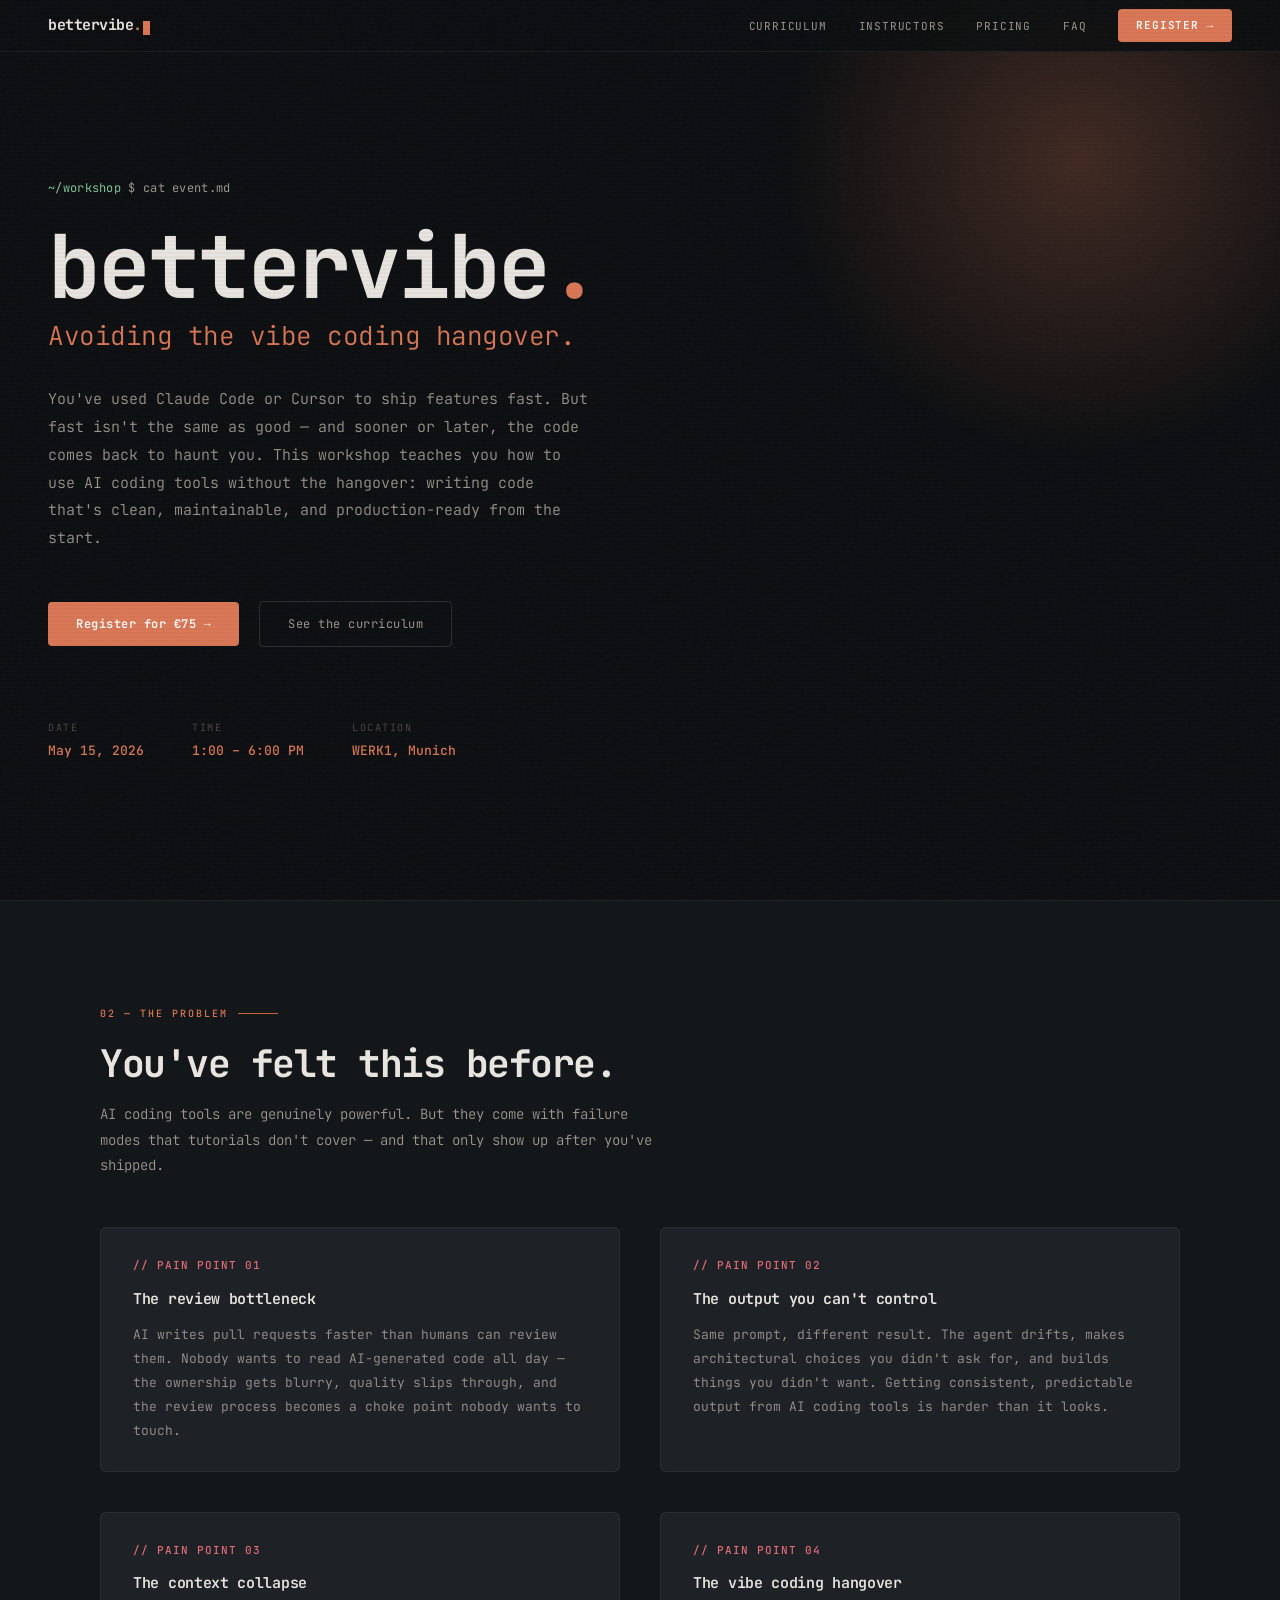
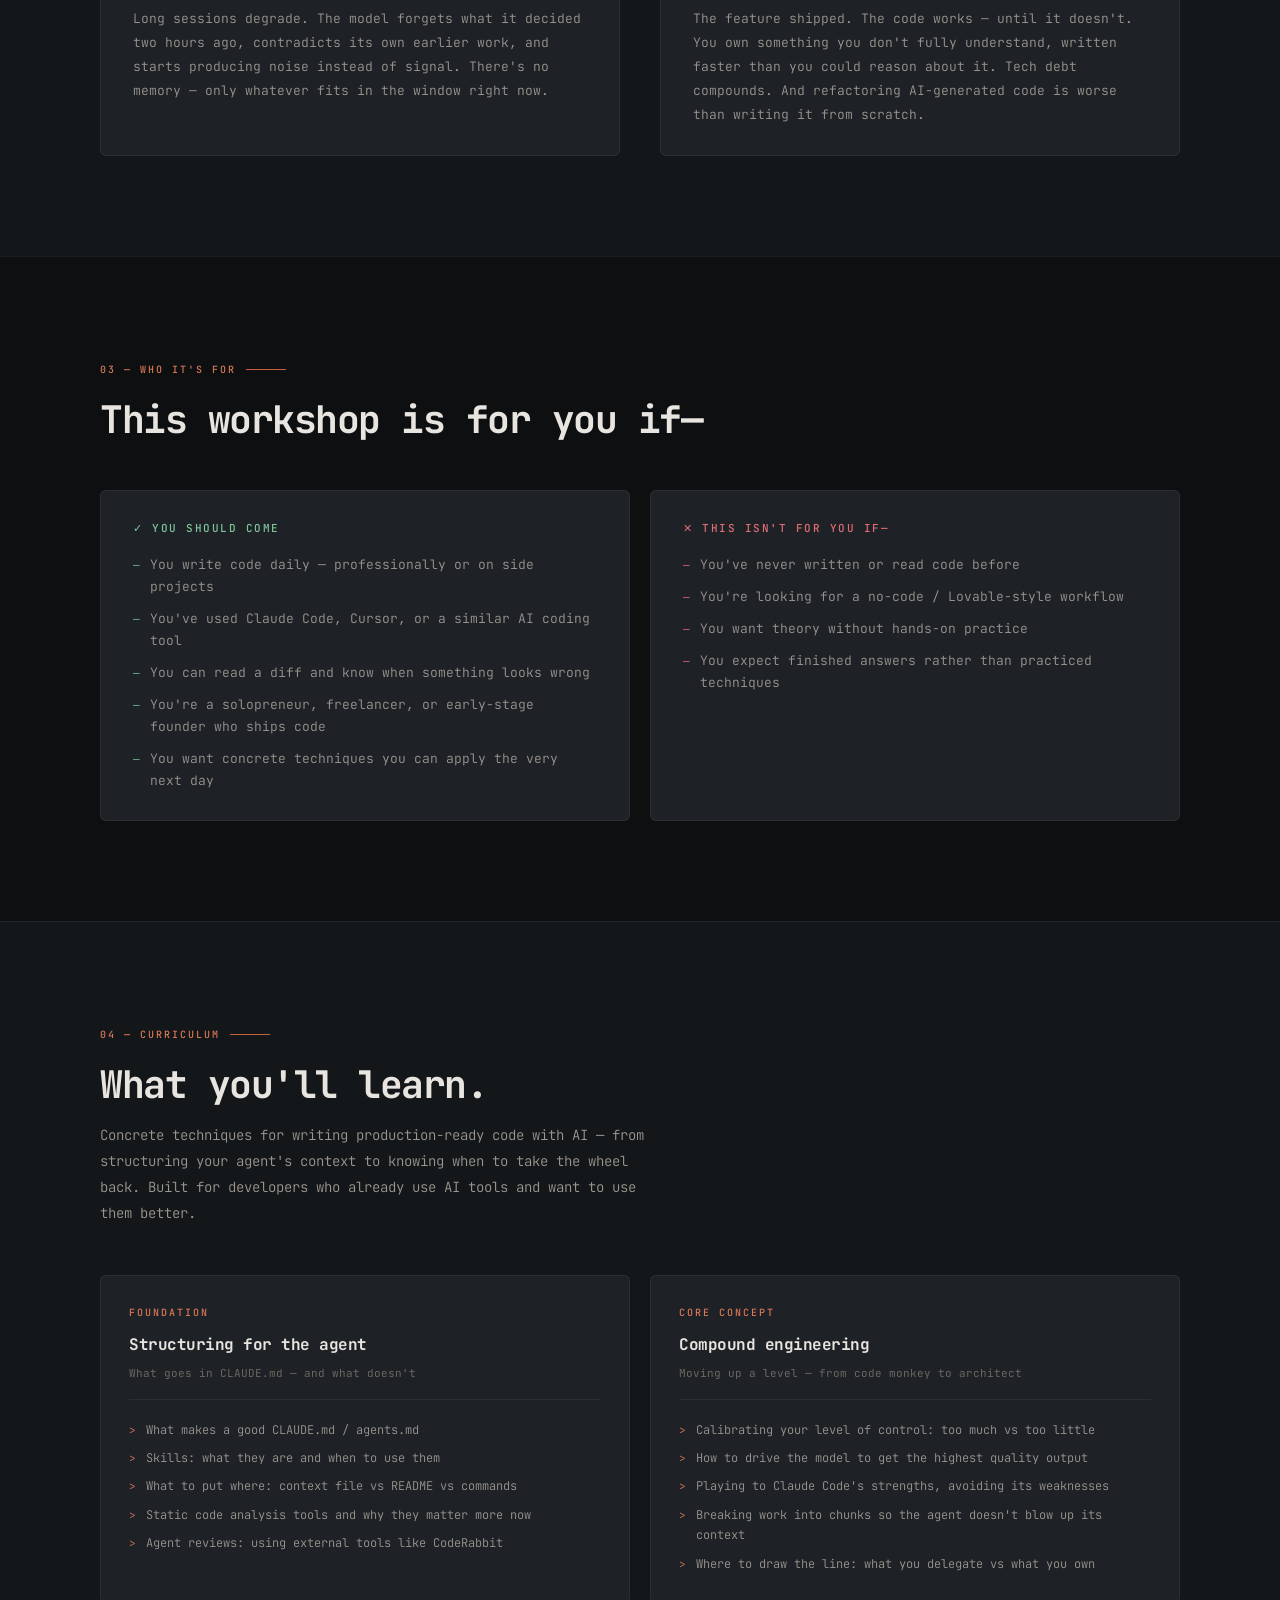
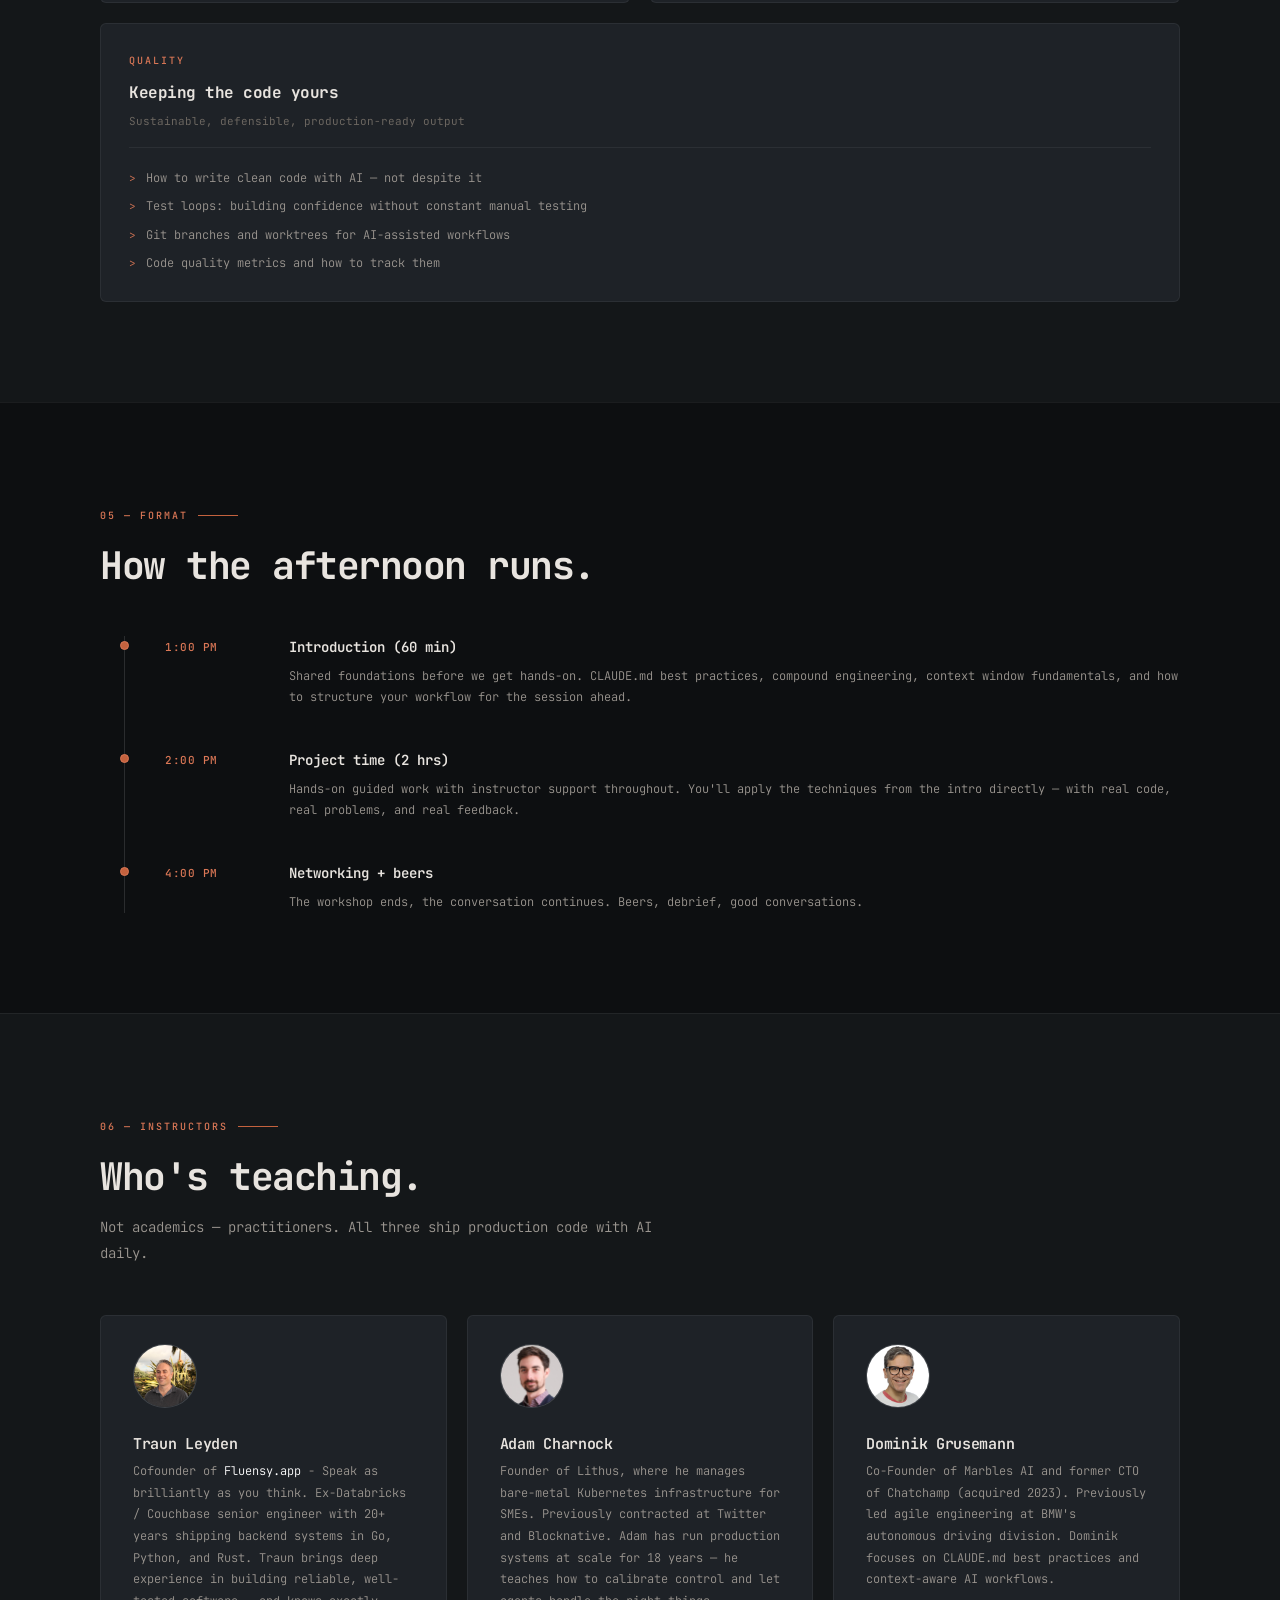
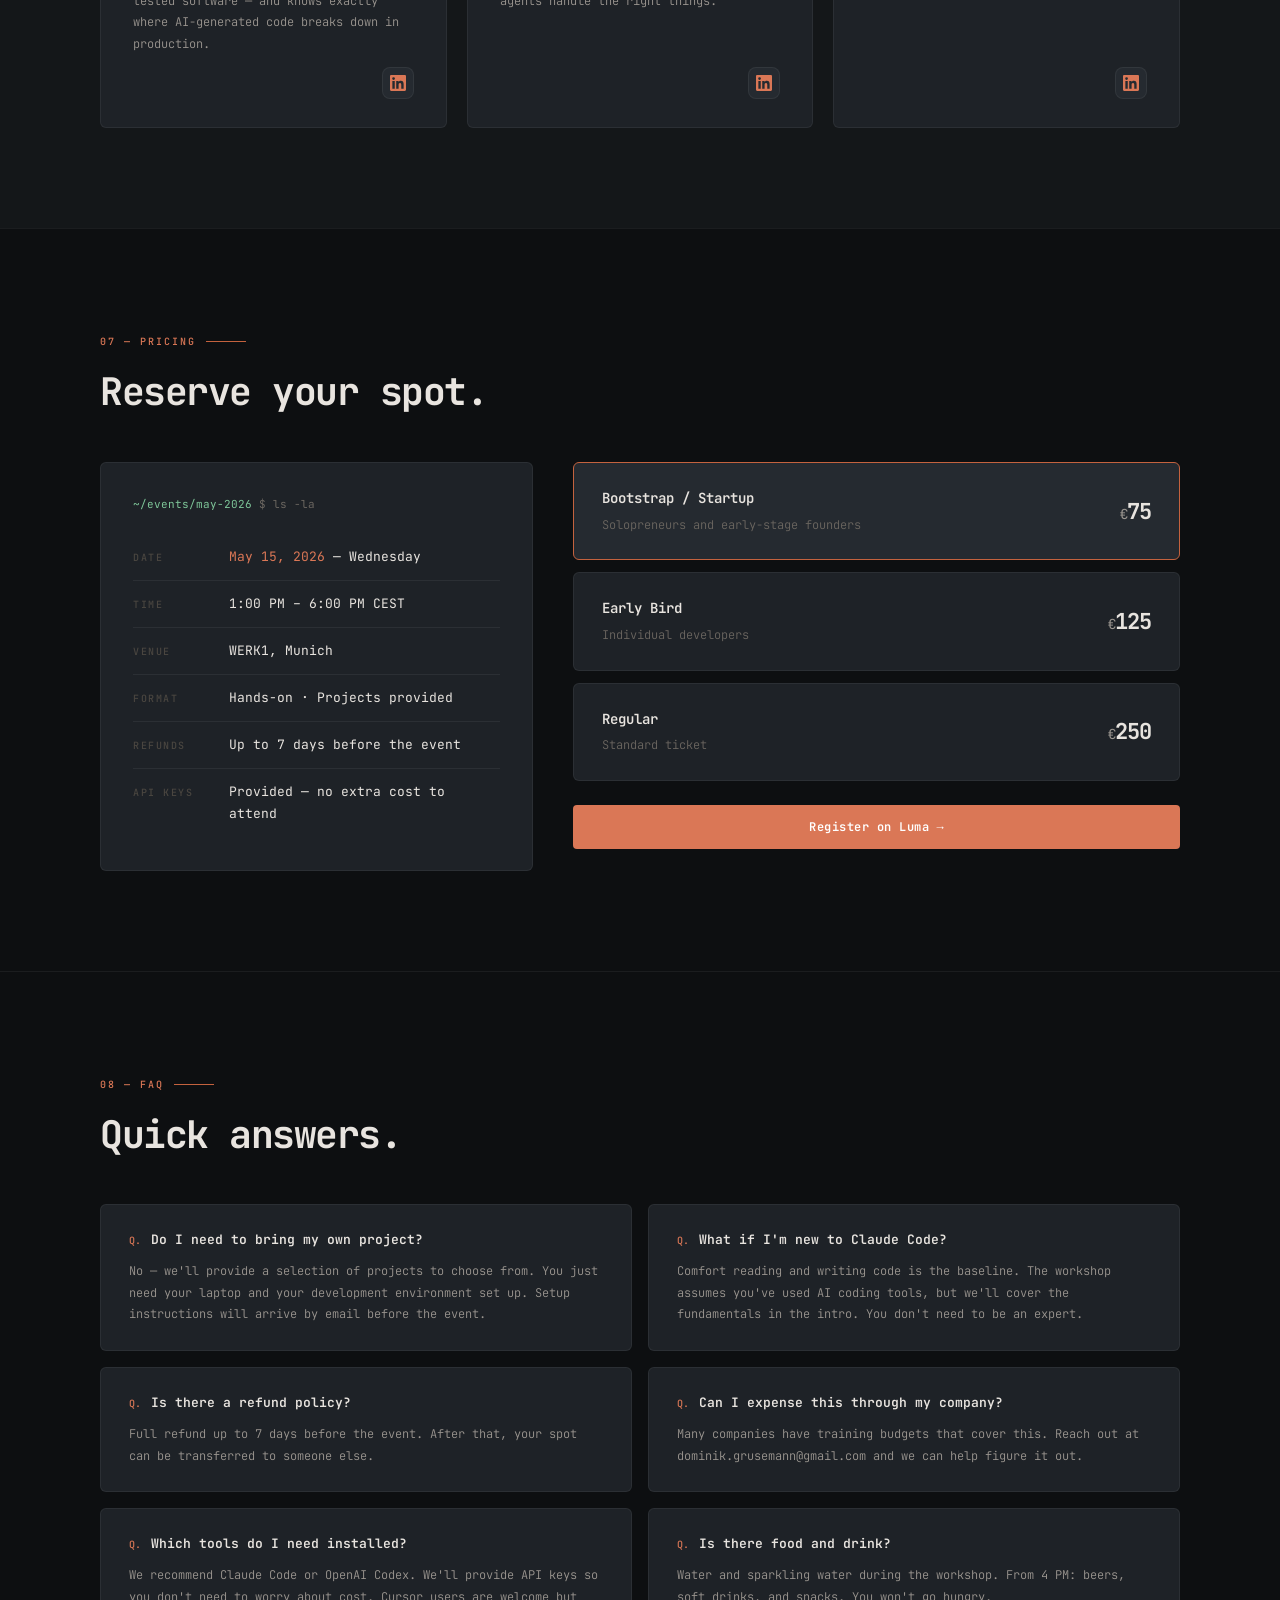
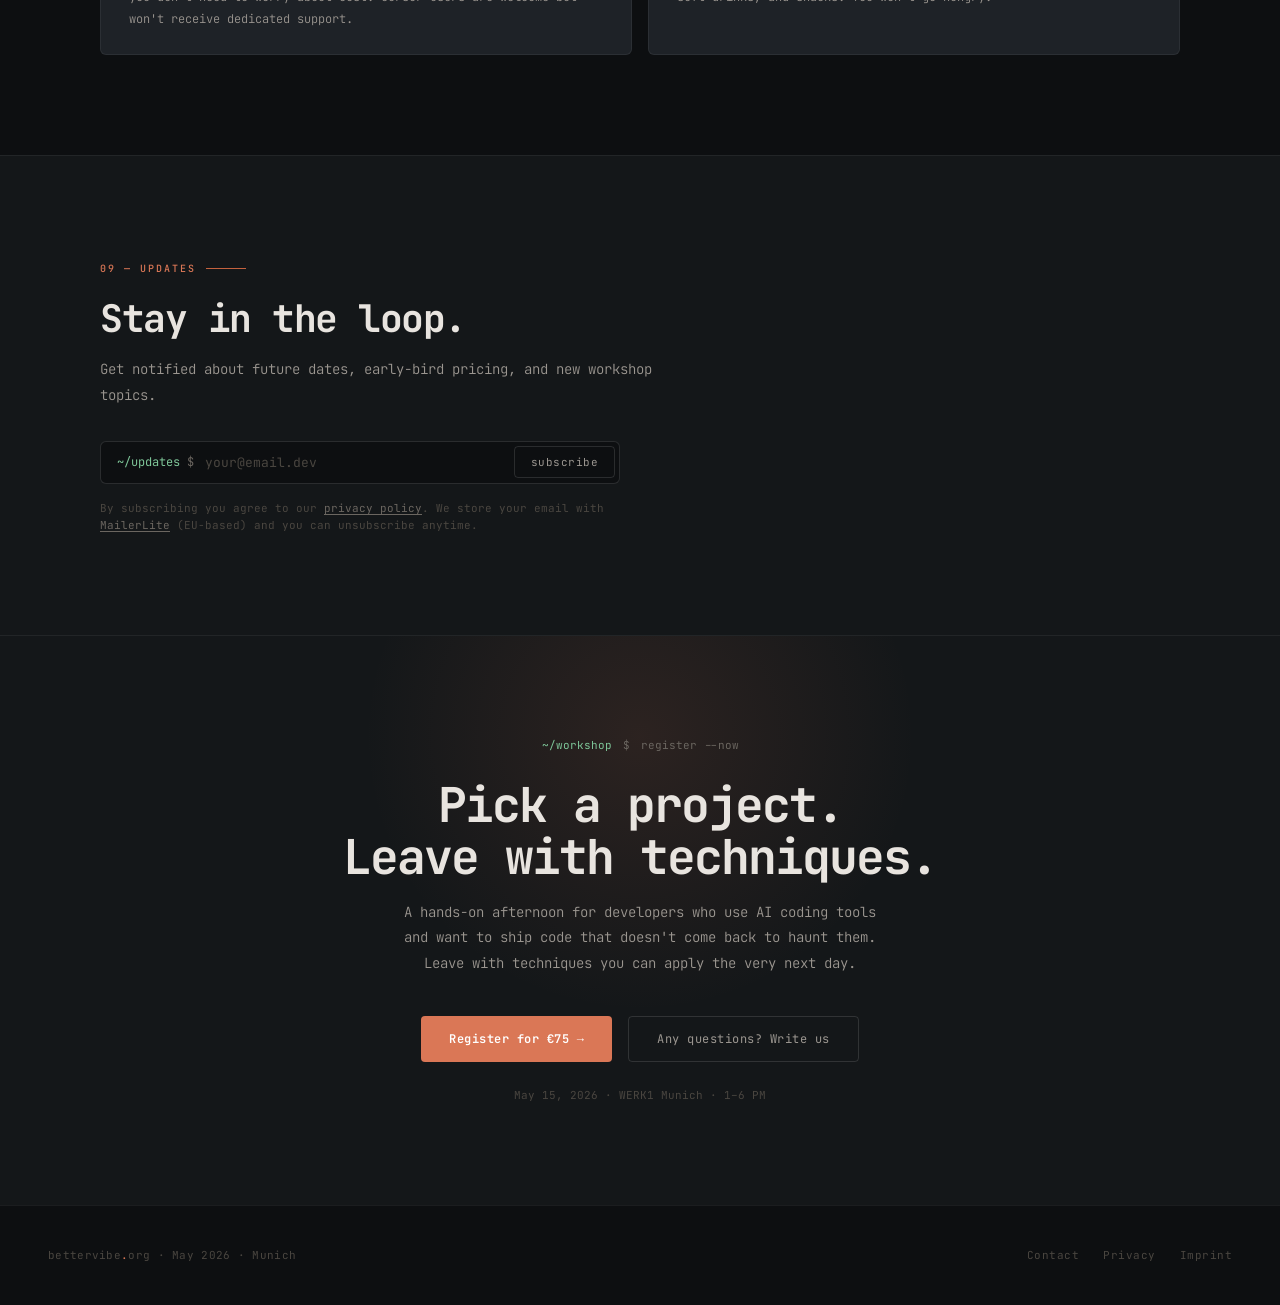
<file: index.html>
<!DOCTYPE html>
<html lang="en">
<head>
<meta charset="UTF-8">
<meta name="viewport" content="width=device-width, initial-scale=1.0">
<title>bettervibe — Write Production-Ready Code with AI</title>
<meta name="description" content="Avoiding the vibe coding hangover. A hands-on workshop for developers who use AI coding tools and want to ship production-ready code. May 15, 2026 · WERK1, Munich.">

<!-- Open Graph -->
<meta property="og:type"        content="website">
<meta property="og:url"         content="https://bettervibe.org">
<meta property="og:title"       content="bettervibe — Write Production-Ready Code with AI">
<meta property="og:description" content="Avoiding the vibe coding hangover. A hands-on workshop for developers who use Claude Code, Cursor, or similar AI tools. May 15, 2026 · WERK1, Munich.">
<meta property="og:image"       content="https://bettervibe.org/public/og-image.png">
<meta property="og:image:width"  content="1200">
<meta property="og:image:height" content="630">
<meta property="og:locale"      content="en_DE">
<meta property="og:site_name"   content="bettervibe">

<!-- Twitter / X Card -->
<meta name="twitter:card"        content="summary_large_image">
<meta name="twitter:title"       content="bettervibe — Write Production-Ready Code with AI">
<meta name="twitter:description" content="Avoiding the vibe coding hangover. Hands-on workshop · May 15, 2026 · WERK1, Munich.">
<meta name="twitter:image"       content="https://bettervibe.org/public/twitter-card.png">

<!-- Favicons -->
<link rel="icon"             type="image/svg+xml"  href="/public/favicon.svg">
<link rel="icon"             type="image/png" sizes="32x32" href="/public/favicon-32x32.png">
<link rel="icon"             type="image/png" sizes="16x16" href="/public/favicon-16x16.png">
<link rel="apple-touch-icon" sizes="180x180"  href="/public/apple-touch-icon.png">
<link rel="manifest"         href="/public/site.webmanifest">
<meta name="theme-color"    content="#0D0F11">

<style>
  @font-face {
    font-family: 'JetBrains Mono';
    font-style: normal;
    font-weight: 300 700;
    font-display: swap;
    src: url(/public/fonts/jetbrains-mono-latin-ext.woff2) format('woff2');
    unicode-range: U+0100-02BA, U+02BD-02C5, U+02C7-02CC, U+02CE-02D7, U+02DD-02FF, U+0304, U+0308, U+0329, U+1D00-1DBF, U+1E00-1E9F, U+1EF2-1EFF, U+2020, U+20A0-20AB, U+20AD-20C0, U+2113, U+2C60-2C7F, U+A720-A7FF;
  }
  @font-face {
    font-family: 'JetBrains Mono';
    font-style: normal;
    font-weight: 300 700;
    font-display: swap;
    src: url(/public/fonts/jetbrains-mono-latin.woff2) format('woff2');
    unicode-range: U+0000-00FF, U+0131, U+0152-0153, U+02BB-02BC, U+02C6, U+02DA, U+02DC, U+0304, U+0308, U+0329, U+2000-206F, U+20AC, U+2122, U+2191, U+2193, U+2212, U+2215, U+FEFF, U+FFFD;
  }
  :root {
    --bg-primary: #0D0F11;
    --bg-secondary: #141719;
    --bg-tertiary: #1A1D21;
    --bg-card: #1E2227;
    --bg-elevated: #252A30;
    --amber: #DA7756;
    --amber-light: #E8956F;
    --amber-dim: #C4623E;
    --amber-glow: rgba(218, 119, 86, 0.12);
    --amber-glow-strong: rgba(218, 119, 86, 0.25);
    --text-primary: #E8E4DF;
    --text-secondary: #9B9690;
    --text-tertiary: #6B6660;
    --text-muted: #4A4640;
    --green: #7EC699;
    --blue: #6BA3BE;
    --red: #E06C75;
    --border: rgba(255,255,255,0.06);
    --border-strong: rgba(255,255,255,0.12);
    --font: 'JetBrains Mono', monospace;
    --radius: 6px;
    --ease: cubic-bezier(0.4, 0, 0.2, 1);
  }

  a {
    color: #fff;
    text-decoration: none;
  }
  
  a:visited {
    color: #fff;
  }
  
  a:hover {
    color: var(--amber); /* optional hover color */
  }
  
  a:active {
    color: var(--amber-light);
  }

  *, *::before, *::after { margin: 0; padding: 0; box-sizing: border-box; }

  html {
    scroll-behavior: smooth;
    scrollbar-width: thin;
    scrollbar-color: var(--text-muted) var(--bg-secondary);
  }

  body {
    font-family: var(--font);
    background: var(--bg-primary);
    color: var(--text-primary);
    line-height: 1.7;
    font-size: 14px;
    -webkit-font-smoothing: antialiased;
    overflow-x: hidden;
  }

  /* ── CRT TEXTURE ── */
  body::before {
    content: '';
    position: fixed; inset: 0;
    background-image: url("data:image/svg+xml,%3Csvg viewBox='0 0 256 256' xmlns='http://www.w3.org/2000/svg'%3E%3Cfilter id='n'%3E%3CfeTurbulence type='fractalNoise' baseFrequency='0.9' numOctaves='4' stitchTiles='stitch'/%3E%3C/filter%3E%3Crect width='100%25' height='100%25' filter='url(%23n)' opacity='0.025'/%3E%3C/svg%3E");
    pointer-events: none; z-index: 9999;
  }

  /* ── SCANLINES ── */
  body::after {
    content: '';
    position: fixed; inset: 0;
    background: repeating-linear-gradient(0deg, transparent, transparent 2px, rgba(0,0,0,0.025) 2px, rgba(0,0,0,0.025) 4px);
    pointer-events: none; z-index: 9998;
  }

  /* ────────────────────────────────────────────
     NAV
  ──────────────────────────────────────────── */
  nav {
    position: fixed; top: 0; left: 0; right: 0; z-index: 100;
    background: rgba(13,15,17,0.88);
    backdrop-filter: blur(20px);
    border-bottom: 1px solid var(--border);
    height: 52px;
    display: flex; align-items: center; justify-content: space-between;
    padding: 0 48px;
  }

  .nav-logo {
    font-size: 15px; font-weight: 700; letter-spacing: -0.5px;
    color: var(--text-primary); text-decoration: none;
  }
  .nav-logo .dot { color: var(--amber); }
  .nav-logo .cursor {
    display: inline-block; width: 7px; height: 14px;
    background: var(--amber); margin-left: 1px;
    animation: blink 1s step-end infinite; vertical-align: text-bottom;
  }

  .nav-links {
    display: flex; gap: 32px; list-style: none; align-items: center;
  }
  .nav-links a {
    color: var(--text-secondary); text-decoration: none;
    font-size: 11px; font-weight: 400; letter-spacing: 0.8px; text-transform: uppercase;
    transition: color 0.2s var(--ease);
  }
  .nav-links a:hover { color: var(--amber); }

  .nav-cta {
    display: inline-flex; align-items: center;
    padding: 7px 18px;
    background: var(--amber); color: #fff !important;
    border-radius: 4px; font-size: 11px !important; font-weight: 600 !important;
    letter-spacing: 0.5px; text-transform: uppercase !important;
    transition: background 0.2s var(--ease) !important;
  }
  .nav-cta:hover { background: var(--amber-light) !important; color: #fff !important; }

  @keyframes blink { 50% { opacity: 0; } }

  /* ────────────────────────────────────────────
     SHARED LAYOUT
  ──────────────────────────────────────────── */
  section { padding: 100px 48px; border-top: 1px solid var(--border); position: relative; }

  .section-label {
    display: inline-flex; align-items: center; gap: 10px;
    font-size: 10px; font-weight: 500; letter-spacing: 2px; text-transform: uppercase;
    color: var(--amber); margin-bottom: 20px;
  }
  .section-label::after {
    content: ''; width: 40px; height: 1px; background: var(--amber-dim);
  }

  .section-title {
    font-size: clamp(26px, 3.5vw, 38px); font-weight: 700;
    letter-spacing: -1.5px; line-height: 1.15; color: var(--text-primary);
    margin-bottom: 16px;
  }

  .section-desc {
    font-size: 14px; color: var(--text-secondary); font-weight: 300;
    max-width: 560px; line-height: 1.85;
  }

  .max-w { max-width: 1080px; margin: 0 auto; }

  /* ────────────────────────────────────────────
     01 · HERO
  ──────────────────────────────────────────── */
  #hero {
    min-height: 100vh;
    display: flex; align-items: center;
    padding: 120px 48px 80px;
    border-top: none;
    position: relative; overflow: hidden;
  }

  .hero-glow {
    position: absolute; top: -160px; right: -120px;
    width: 640px; height: 640px;
    background: radial-gradient(circle, var(--amber-glow-strong) 0%, transparent 65%);
    pointer-events: none;
  }

  .hero-inner { max-width: 760px; }

  .hero-prompt {
    font-size: 12px; color: var(--text-tertiary); margin-bottom: 24px; letter-spacing: 0.3px;
  }
  .hero-prompt .path { color: var(--green); }
  .hero-prompt .cmd { color: var(--text-secondary); }

  .hero-wordmark {
    font-size: clamp(52px, 7vw, 88px); font-weight: 700;
    letter-spacing: -3px; line-height: 1; color: var(--text-primary);
    margin-bottom: 4px;
  }
  .hero-wordmark .dot { color: var(--amber); }

  .hero-tagline {
    font-size: clamp(18px, 2.2vw, 26px); font-weight: 300;
    color: var(--amber); letter-spacing: -0.5px; margin-bottom: 28px;
  }

  .hero-desc {
    font-size: 15px; color: var(--text-secondary); font-weight: 300;
    max-width: 540px; line-height: 1.85; margin-bottom: 48px;
  }

  .hero-actions {
    display: flex; align-items: center; gap: 20px; flex-wrap: wrap;
  }

  .btn-primary {
    display: inline-flex; align-items: center; gap: 8px;
    padding: 12px 28px; background: var(--amber); color: #fff;
    border: none; border-radius: 4px; cursor: pointer;
    font-family: var(--font); font-size: 12px; font-weight: 600; letter-spacing: 0.5px;
    text-decoration: none; transition: background 0.2s var(--ease);
  }
  .btn-primary:hover { background: var(--amber-light); }

  .btn-ghost {
    display: inline-flex; align-items: center; gap: 8px;
    padding: 12px 28px; background: transparent;
    border: 1px solid var(--border-strong); border-radius: 4px; cursor: pointer;
    font-family: var(--font); font-size: 12px; font-weight: 400; letter-spacing: 0.5px;
    color: var(--text-secondary); text-decoration: none;
    transition: border-color 0.2s var(--ease), color 0.2s var(--ease);
  }
  .btn-ghost:hover { border-color: var(--amber-dim); color: var(--amber); }

  .hero-meta {
    display: flex; gap: 48px; margin-top: 72px; flex-wrap: wrap;
  }
  .hero-meta-item .label {
    font-size: 10px; text-transform: uppercase; letter-spacing: 1.5px;
    color: var(--text-muted); margin-bottom: 4px;
  }
  .hero-meta-item .value {
    font-size: 13px; font-weight: 500; color: var(--amber);
  }

  /* ────────────────────────────────────────────
     02 · THE PROBLEM
  ──────────────────────────────────────────── */
  #problem { background: var(--bg-secondary); }

  .problem-grid {
    display: grid; grid-template-columns: 1fr 1fr; gap: 40px; margin-top: 48px;
  }

  .problem-card {
    background: var(--bg-card); border: 1px solid var(--border);
    border-radius: var(--radius); padding: 28px 32px;
    transition: border-color 0.2s var(--ease);
  }
  .problem-card:hover { border-color: var(--border-strong); }

  .problem-card .icon {
    font-size: 11px; font-weight: 500; letter-spacing: 1px; text-transform: uppercase;
    color: var(--red); margin-bottom: 12px;
  }
  .problem-card h3 {
    font-size: 15px; font-weight: 600; color: var(--text-primary);
    margin-bottom: 10px; letter-spacing: -0.3px;
  }
  .problem-card p { font-size: 13px; color: var(--text-secondary); font-weight: 300; line-height: 1.85; }

  /* ────────────────────────────────────────────
     03 · WHO IT'S FOR
  ──────────────────────────────────────────── */
  #audience { background: var(--bg-primary); }

  .audience-cols {
    display: grid; grid-template-columns: 1fr 1fr; gap: 20px; margin-top: 48px;
  }

  .audience-card {
    background: var(--bg-card); border: 1px solid var(--border);
    border-radius: var(--radius); padding: 28px 32px;
  }
  .audience-card h3 {
    font-size: 11px; font-weight: 500; letter-spacing: 1.5px; text-transform: uppercase;
    margin-bottom: 16px;
  }
  .audience-card.yes h3 { color: var(--green); }
  .audience-card.no  h3 { color: var(--red); }

  .audience-list {
    list-style: none; display: flex; flex-direction: column; gap: 10px;
  }
  .audience-list li {
    font-size: 13px; color: var(--text-secondary); font-weight: 300;
    display: flex; align-items: baseline; gap: 10px;
  }
  .audience-list li::before {
    content: '—'; font-size: 11px; flex-shrink: 0;
  }
  .audience-card.yes .audience-list li::before { color: var(--green); }
  .audience-card.no  .audience-list li::before { color: var(--red); }

  /* ────────────────────────────────────────────
     04 · CURRICULUM
  ──────────────────────────────────────────── */
  #curriculum { background: var(--bg-secondary); }

  .track-grid {
    display: grid; grid-template-columns: repeat(2, 1fr); gap: 20px; margin-top: 48px;
  }

  .track-card {
    background: var(--bg-card); border: 1px solid var(--border);
    border-radius: var(--radius); padding: 28px;
    transition: border-color 0.2s var(--ease);
  }
  .track-card:hover { border-color: var(--border-strong); }
  .track-card:last-child:nth-child(odd) { grid-column: 1 / -1; }

  .track-number {
    font-size: 10px; letter-spacing: 2px; text-transform: uppercase;
    color: var(--amber); margin-bottom: 10px; font-weight: 500;
  }
  .track-card h3 {
    font-size: 16px; font-weight: 700; color: var(--text-primary);
    letter-spacing: -0.5px; margin-bottom: 6px;
  }
  .track-card .track-subtitle {
    font-size: 11px; color: var(--text-tertiary); margin-bottom: 20px;
    padding-bottom: 16px; border-bottom: 1px solid var(--border);
  }
  .track-items {
    list-style: none; display: flex; flex-direction: column; gap: 8px;
  }
  .track-items li {
    font-size: 12px; color: var(--text-secondary); font-weight: 300;
    display: flex; gap: 10px; align-items: baseline;
  }
  .track-items li::before { content: '>'; color: var(--amber); font-size: 11px; }

  /* ────────────────────────────────────────────
     05 · FORMAT
  ──────────────────────────────────────────── */
  #format { background: var(--bg-primary); }

  .format-timeline {
    display: flex; flex-direction: column;
    border-left: 1px solid var(--border-strong);
    margin-left: 24px; margin-top: 48px;
  }

  .timeline-item {
    display: grid; grid-template-columns: 100px 1fr;
    gap: 24px; padding: 0 0 40px 40px; position: relative;
  }
  .timeline-item:last-child { padding-bottom: 0; }

  .timeline-item::before {
    content: ''; position: absolute;
    left: -5px; top: 5px;
    width: 9px; height: 9px;
    background: var(--amber-dim); border-radius: 50%;
    border: 1px solid var(--amber);
  }

  .timeline-time {
    font-size: 11px; font-weight: 500; color: var(--amber);
    letter-spacing: 0.5px; padding-top: 2px;
  }

  .timeline-content h3 {
    font-size: 14px; font-weight: 600; color: var(--text-primary);
    margin-bottom: 6px;
  }
  .timeline-content p {
    font-size: 12px; color: var(--text-secondary); font-weight: 300; line-height: 1.8;
  }

  /* ────────────────────────────────────────────
     06 · INSTRUCTORS
  ──────────────────────────────────────────── */
  #instructors { background: var(--bg-secondary); }

  .instructor-grid {
    display: grid; grid-template-columns: repeat(3, 1fr); gap: 20px; margin-top: 48px;
  }

  .instructor-card {
    position: relative;
    background: var(--bg-card); border: 1px solid var(--border);
    border-radius: var(--radius); padding: 28px 32px 72px;
    transition: border-color 0.2s var(--ease);
  }
  .instructor-card:hover { border-color: var(--border-strong); }

  .instructor-avatar {
    width: 64px; height: 64px; border-radius: 50%;
    background: var(--bg-elevated); border: 1px solid var(--border-strong);
    margin-bottom: 16px; object-fit: cover;
  }

  .instructor-card h3 {
    font-size: 15px; font-weight: 600; color: var(--text-primary);
    letter-spacing: -0.3px; margin-bottom: 4px;
  }

  .instructor-handle {
    position: absolute; bottom: 28px; right: 32px;
    display: inline-flex; align-items: center; justify-content: center;
    width: 32px; height: 32px; border-radius: 8px;
    background: var(--bg-elevated); border: 1px solid var(--border);
    transition: border-color 0.2s var(--ease), background 0.2s var(--ease);
  }
  .instructor-handle:hover { border-color: var(--amber); background: rgba(217, 166, 79, 0.08); }
  .instructor-handle svg { width: 16px; height: 16px; fill: var(--amber); }

  .instructor-card p {
    font-size: 12px; color: var(--text-secondary); font-weight: 300; line-height: 1.8;
  }

  /* ────────────────────────────────────────────
     07 · PRICING & EVENT
  ──────────────────────────────────────────── */
  #pricing { background: var(--bg-primary); }

  .pricing-layout {
    display: grid; grid-template-columns: 1fr 1.4fr; gap: 40px; margin-top: 48px;
    align-items: start;
  }

  .event-details {
    background: var(--bg-card); border: 1px solid var(--border);
    border-radius: var(--radius); padding: 32px;
  }

  .event-terminal {
    font-size: 11px; color: var(--text-tertiary); margin-bottom: 20px;
  }
  .event-terminal .path { color: var(--green); }

  .event-row {
    display: flex; align-items: baseline; gap: 16px;
    padding: 12px 0; border-bottom: 1px solid var(--border);
  }
  .event-row:last-child { border-bottom: none; }
  .event-row .key {
    font-size: 10px; letter-spacing: 1.5px; text-transform: uppercase;
    color: var(--text-muted); font-weight: 500; flex: 0 0 80px;
  }
  .event-row .val {
    font-size: 13px; color: var(--text-primary); font-weight: 400;
  }
  .event-row .val .amber { color: var(--amber); }

  .pricing-tiers { display: flex; flex-direction: column; gap: 12px; }

  .tier-card {
    background: var(--bg-card); border: 1px solid var(--border);
    border-radius: var(--radius); padding: 24px 28px;
    display: flex; justify-content: space-between; align-items: center;
    transition: border-color 0.2s var(--ease);
  }
  .tier-card:hover { border-color: var(--border-strong); }
  .tier-card.featured { border-color: var(--amber-dim); background: var(--bg-elevated); }

  .tier-left h3 { font-size: 14px; font-weight: 600; color: var(--text-primary); margin-bottom: 4px; }
  .tier-left p  { font-size: 12px; color: var(--text-tertiary); font-weight: 300; }
  .tier-badge {
    font-size: 9px; font-weight: 600; letter-spacing: 1.5px; text-transform: uppercase;
    color: var(--amber); background: var(--amber-glow);
    border: 1px solid var(--amber-dim); border-radius: 3px;
    padding: 2px 8px; margin-left: 10px; vertical-align: middle;
  }

  .tier-price {
    text-align: right;
  }
  .tier-price .amount {
    font-size: 22px; font-weight: 700; color: var(--text-primary); letter-spacing: -1px;
  }
  .tier-price .amount .currency { font-size: 14px; font-weight: 400; color: var(--text-secondary); }
  .tier-price .slots { font-size: 10px; color: var(--text-muted); margin-top: 2px; }

  .pricing-cta { margin-top: 24px; }

  /* ────────────────────────────────────────────
     08 · SOCIAL PROOF / COMMUNITY
  ──────────────────────────────────────────── */
  #community { background: var(--bg-secondary); }

  .community-inner {
    display: grid; grid-template-columns: 1.2fr 1fr; gap: 60px;
    align-items: center; margin-top: 48px;
  }

  .community-stat {
    display: flex; flex-direction: column; gap: 6px; margin-bottom: 32px;
  }
  .stat-number {
    font-size: clamp(40px, 5vw, 60px); font-weight: 700;
    letter-spacing: -2px; color: var(--text-primary); line-height: 1;
  }
  .stat-number .amber { color: var(--amber); }
  .stat-label { font-size: 12px; color: var(--text-secondary); font-weight: 300; }

  .sponsor-label {
    font-size: 10px; letter-spacing: 2px; text-transform: uppercase;
    color: var(--text-muted); margin-bottom: 16px;
  }
  .sponsor-logos {
    display: flex; gap: 12px; align-items: center; flex-wrap: wrap;
  }
  .sponsor-tag {
    padding: 8px 16px;
    background: var(--bg-card); border: 1px solid var(--border);
    border-radius: var(--radius);
    font-size: 12px; color: var(--text-secondary); font-weight: 400;
  }

  .quote-card {
    background: var(--bg-card); border: 1px solid var(--border);
    border-left: 3px solid var(--amber-dim);
    border-radius: var(--radius); padding: 28px;
  }
  .quote-card blockquote {
    font-size: 14px; color: var(--text-secondary); font-weight: 300;
    line-height: 1.85; font-style: italic; margin-bottom: 16px;
  }
  .quote-card .author {
    font-size: 11px; color: var(--amber); font-weight: 500;
  }
  .quote-card .role {
    font-size: 11px; color: var(--text-muted); margin-top: 2px;
  }

  /* ────────────────────────────────────────────
     09 · FAQ
  ──────────────────────────────────────────── */
  #faq { background: var(--bg-primary); }

  .faq-grid {
    display: grid; grid-template-columns: 1fr 1fr; gap: 16px; margin-top: 48px;
  }

  .faq-item {
    background: var(--bg-card); border: 1px solid var(--border);
    border-radius: var(--radius); padding: 24px 28px;
    transition: border-color 0.2s var(--ease);
  }
  .faq-item:hover { border-color: var(--border-strong); }

  .faq-q {
    font-size: 13px; font-weight: 600; color: var(--text-primary);
    margin-bottom: 10px; display: flex; gap: 10px; align-items: baseline;
  }
  .faq-q::before { content: 'Q.'; color: var(--amber); font-size: 10px; font-weight: 500; flex-shrink: 0; }

  .faq-a { font-size: 12px; color: var(--text-secondary); font-weight: 300; line-height: 1.8; }

  /* ────────────────────────────────────────────
     10 · FINAL CTA
  ──────────────────────────────────────────── */
  #final-cta {
    background: var(--bg-secondary);
    text-align: center; position: relative; overflow: hidden;
  }
  #final-cta::before {
    content: '';
    position: absolute; top: -200px; left: 50%; transform: translateX(-50%);
    width: 600px; height: 600px;
    background: radial-gradient(circle, var(--amber-glow) 0%, transparent 65%);
    pointer-events: none;
  }

  .cta-terminal {
    font-size: 11px; color: var(--text-tertiary); margin-bottom: 24px;
    display: flex; justify-content: center; gap: 4px; align-items: center;
  }
  .cta-terminal .path { color: var(--green); }

  .cta-title {
    font-size: clamp(28px, 4vw, 48px); font-weight: 700;
    letter-spacing: -2px; line-height: 1.1; margin-bottom: 16px;
  }

  .cta-sub {
    font-size: 14px; color: var(--text-secondary); font-weight: 300;
    max-width: 480px; margin: 0 auto 40px; line-height: 1.8;
  }

  /* ────────────────────────────────────────────
     09 · STAY IN THE LOOP
  ──────────────────────────────────────────── */
  #updates { background: var(--bg-secondary); }

  .signup-form {
    display: flex; align-items: center; gap: 0;
    max-width: 520px;
    background: var(--bg-primary);
    border: 1px solid var(--border-strong);
    border-radius: var(--radius);
    padding: 4px 4px 4px 16px;
    transition: border-color 0.2s var(--ease);
  }
  .signup-form:focus-within { border-color: var(--amber-dim); }

  .signup-prompt {
    font-size: 12px; color: var(--text-tertiary);
    white-space: nowrap; flex-shrink: 0;
  }
  .signup-prompt .signup-path { color: var(--green); }

  .signup-input-wrap {
    display: flex; align-items: center;
    flex: 1; gap: 4px; min-width: 0;
  }
  .signup-input {
    flex: 1; min-width: 0;
    background: transparent; border: none; outline: none;
    font-family: var(--font); font-size: 13px;
    color: var(--text-primary);
    padding: 8px 4px;
    caret-color: var(--amber);
  }
  .signup-input::placeholder { color: var(--text-muted); }

  .signup-btn { flex-shrink: 0; padding: 8px 16px; font-size: 11px; }

  .signup-feedback {
    margin-top: 12px; font-size: 12px;
    padding: 8px 12px; border-radius: var(--radius);
    max-width: 520px; display: none;
  }
  .signup-feedback.success {
    display: block;
    color: var(--green);
    background: rgba(126, 198, 153, 0.08);
    border: 1px solid rgba(126, 198, 153, 0.2);
  }
  .signup-feedback.error {
    display: block;
    color: var(--red);
    background: rgba(224, 108, 117, 0.08);
    border: 1px solid rgba(224, 108, 117, 0.2);
  }
  .signup-consent {
    font-size: 11px; color: var(--text-muted);
    margin-top: 16px; max-width: 520px; line-height: 1.6;
  }
  .signup-consent a {
    color: var(--text-tertiary);
    text-decoration: underline; text-underline-offset: 2px;
  }
  .signup-consent a:hover { color: var(--amber); }

  /* ────────────────────────────────────────────
     FOOTER
  ──────────────────────────────────────────── */
  footer {
    padding: 40px 48px;
    border-top: 1px solid var(--border);
    display: flex; justify-content: space-between; align-items: center;
    flex-wrap: wrap; gap: 16px;
  }

  .footer-left {
    font-size: 11px; color: var(--text-muted); letter-spacing: 0.3px;
  }
  .footer-left .dot { color: var(--amber); }

  .footer-legal {
    display: flex; gap: 24px;
  }
  .footer-legal a {
    font-size: 11px; color: var(--text-muted); text-decoration: none;
    letter-spacing: 0.5px;
    transition: color 0.2s;
  }
  .footer-legal a:hover { color: var(--amber); }

  /* ────────────────────────────────────────────
     RESPONSIVE
  ──────────────────────────────────────────── */
  @media (max-width: 900px) {
    nav { padding: 0 24px; }
    .nav-links li:not(:last-child) { display: none; }
    section { padding: 72px 24px; }
    #hero { padding: 100px 24px 60px; }
    .problem-grid, .audience-cols,
    .instructor-grid, .pricing-layout, .community-inner,
    .faq-grid { grid-template-columns: 1fr; }
    .track-grid { grid-template-columns: 1fr; }
    .hero-meta { gap: 24px; }
    .timeline-item {
      grid-template-columns: 1fr;
      gap: 4px;
      padding-left: 28px;
    }
    .format-timeline { margin-left: 12px; }
    .tier-card { flex-direction: column; align-items: flex-start; gap: 8px; }
    .tier-price { text-align: left; }
    footer { padding: 32px 24px; flex-direction: column; align-items: flex-start; }
  }

  @media (max-width: 480px) {
    nav { padding: 0 16px; }
    section { padding: 56px 16px; }
    #hero { padding: 80px 16px 48px; }
    .hero-wordmark { letter-spacing: -2px; }
    .hero-desc { font-size: 14px; }
    .hero-actions { gap: 12px; }
    .hero-meta { gap: 16px; margin-top: 48px; }
    .problem-card { padding: 20px 24px; }
    .track-card { padding: 20px; }
    .instructor-card { padding: 20px 24px; }
    .event-details { padding: 24px; }
    .tier-card { padding: 20px; }
    .faq-item { padding: 20px; }
    .signup-form {
      flex-direction: column; align-items: stretch;
      padding: 12px; gap: 8px;
    }
    .signup-prompt { display: none; }
    .signup-btn { width: 100%; justify-content: center; }
    footer { padding: 24px 16px; }
  }
</style>
</head>
<body>

<!-- ───────────────────────────────────────────
     NAV
──────────────────────────────────────────── -->
<nav>
  <a href="#hero" class="nav-logo">bettervibe<span class="dot">.</span><span class="cursor"></span></a>
  <ul class="nav-links">
    <li><a href="#curriculum">Curriculum</a></li>
    <li><a href="#instructors">Instructors</a></li>
    <li><a href="#pricing">Pricing</a></li>
    <li><a href="#faq">FAQ</a></li>
    <li><a href="https://luma.com/lj9niymo" class="nav-cta">Register →</a></li>
  </ul>
</nav>

<!-- ───────────────────────────────────────────
     01 · HERO
──────────────────────────────────────────── -->
<section id="hero">
  <div class="hero-glow"></div>
  <div class="hero-inner">
    <div class="hero-prompt">
      <span class="path">~/workshop</span> <span class="cmd">$ cat event.md</span>
    </div>

    <div class="hero-wordmark">bettervibe<span class="dot">.</span></div>
    <div class="hero-tagline">Avoiding the vibe coding hangover.</div>

    <p class="hero-desc">
      You've used Claude Code or Cursor to ship features fast. But fast isn't the same as good —
      and sooner or later, the code comes back to haunt you. This workshop teaches you how to
      use AI coding tools without the hangover: writing code that's clean, maintainable, and
      production-ready from the start.
    </p>

    <div class="hero-actions">
      <a href="https://luma.com/lj9niymo" class="btn-primary">Register for €75 →</a>
      <a href="#curriculum" class="btn-ghost">See the curriculum</a>
    </div>

    <div class="hero-meta">
      <div class="hero-meta-item">
        <div class="label">Date</div>
        <div class="value">May 15, 2026</div>
      </div>
      <div class="hero-meta-item">
        <div class="label">Time</div>
        <div class="value">1:00 – 6:00 PM</div>
      </div>
      <div class="hero-meta-item">
        <div class="label">Location</div>
        <div class="value">WERK1, Munich</div>
      </div>
    </div>
  </div>
</section>

<!-- ───────────────────────────────────────────
     02 · THE PROBLEM
──────────────────────────────────────────── -->
<section id="problem">
  <div class="max-w">
    <div class="section-label">02 — The problem</div>
    <h2 class="section-title">You've felt this before.</h2>
    <p class="section-desc">
      AI coding tools are genuinely powerful. But they come with failure modes that tutorials
      don't cover — and that only show up after you've shipped.
    </p>

    <div class="problem-grid">
      <div class="problem-card">
        <div class="icon">// pain point 01</div>
        <h3>The review bottleneck</h3>
        <p>AI writes pull requests faster than humans can review them. Nobody wants to read AI-generated code all day — the ownership gets blurry, quality slips through, and the review process becomes a choke point nobody wants to touch.</p>
      </div>
      <div class="problem-card">
        <div class="icon">// pain point 02</div>
        <h3>The output you can't control</h3>
        <p>Same prompt, different result. The agent drifts, makes architectural choices you didn't ask for, and builds things you didn't want. Getting consistent, predictable output from AI coding tools is harder than it looks.</p>
      </div>
      <div class="problem-card">
        <div class="icon">// pain point 03</div>
        <h3>The context collapse</h3>
        <p>Long sessions degrade. The model forgets what it decided two hours ago, contradicts its own earlier work, and starts producing noise instead of signal. There's no memory — only whatever fits in the window right now.</p>
      </div>
      <div class="problem-card">
        <div class="icon">// pain point 04</div>
        <h3>The vibe coding hangover</h3>
        <p>The feature shipped. The code works — until it doesn't. You own something you don't fully understand, written faster than you could reason about it. Tech debt compounds. And refactoring AI-generated code is worse than writing it from scratch.</p>
      </div>
    </div>
  </div>
</section>

<!-- ───────────────────────────────────────────
     03 · WHO IT'S FOR
──────────────────────────────────────────── -->
<section id="audience">
  <div class="max-w">
    <div class="section-label">03 — Who it's for</div>
    <h2 class="section-title">This workshop is for you if—</h2>

    <div class="audience-cols">
      <div class="audience-card yes">
        <h3>✓ You should come</h3>
        <ul class="audience-list">
          <li>You write code daily — professionally or on side projects</li>
          <li>You've used Claude Code, Cursor, or a similar AI coding tool</li>
          <li>You can read a diff and know when something looks wrong</li>
          <li>You're a solopreneur, freelancer, or early-stage founder who ships code</li>
          <li>You want concrete techniques you can apply the very next day</li>
        </ul>
      </div>
      <div class="audience-card no">
        <h3>✕ This isn't for you if—</h3>
        <ul class="audience-list">
          <li>You've never written or read code before</li>
          <li>You're looking for a no-code / Lovable-style workflow</li>
          <li>You want theory without hands-on practice</li>
          <li>You expect finished answers rather than practiced techniques</li>
        </ul>
      </div>
    </div>
  </div>
</section>

<!-- ───────────────────────────────────────────
     04 · CURRICULUM
──────────────────────────────────────────── -->
<section id="curriculum">
  <div class="max-w">
    <div class="section-label">04 — Curriculum</div>
    <h2 class="section-title">What you'll learn.</h2>
    <p class="section-desc">
      Concrete techniques for writing production-ready code with AI — from structuring your
      agent's context to knowing when to take the wheel back. Built for developers who
      already use AI tools and want to use them better.
    </p>

    <div class="track-grid">
      <div class="track-card">
        <div class="track-number">Foundation</div>
        <h3>Structuring for the agent</h3>
        <p class="track-subtitle">What goes in CLAUDE.md — and what doesn't</p>
        <ul class="track-items">
          <li>What makes a good CLAUDE.md / agents.md</li>
          <li>Skills: what they are and when to use them</li>
          <li>What to put where: context file vs README vs commands</li>
          <li>Static code analysis tools and why they matter more now</li>
          <li>Agent reviews: using external tools like CodeRabbit</li>
        </ul>
      </div>
      <div class="track-card">
        <div class="track-number">Core concept</div>
        <h3>Compound engineering</h3>
        <p class="track-subtitle">Moving up a level — from code monkey to architect</p>
        <ul class="track-items">
          <li>Calibrating your level of control: too much vs too little</li>
          <li>How to drive the model to get the highest quality output</li>
          <li>Playing to Claude Code's strengths, avoiding its weaknesses</li>
          <li>Breaking work into chunks so the agent doesn't blow up its context</li>
          <li>Where to draw the line: what you delegate vs what you own</li>
        </ul>
      </div>
      <div class="track-card">
        <div class="track-number">Quality</div>
        <h3>Keeping the code yours</h3>
        <p class="track-subtitle">Sustainable, defensible, production-ready output</p>
        <ul class="track-items">
          <li>How to write clean code with AI — not despite it</li>
          <li>Test loops: building confidence without constant manual testing</li>
          <li>Git branches and worktrees for AI-assisted workflows</li>
          <li>Code quality metrics and how to track them</li>
        </ul>
      </div>
    </div>

  </div>
</section>

<!-- ───────────────────────────────────────────
     05 · FORMAT
──────────────────────────────────────────── -->
<section id="format">
  <div class="max-w">
    <div class="section-label">05 — Format</div>
    <h2 class="section-title">How the afternoon runs.</h2>

    <div class="format-timeline">
      <div class="timeline-item">
        <div class="timeline-time">1:00 PM</div>
        <div class="timeline-content">
          <h3>Introduction (60 min)</h3>
          <p>Shared foundations before we get hands-on. CLAUDE.md best practices, compound engineering, context window fundamentals, and how to structure your workflow for the session ahead.</p>
        </div>
      </div>
      <div class="timeline-item">
        <div class="timeline-time">2:00 PM</div>
        <div class="timeline-content">
          <h3>Project time (2 hrs)</h3>
          <p>Hands-on guided work with instructor support throughout. You'll apply the techniques from the intro directly — with real code, real problems, and real feedback.</p>
        </div>
      </div>
      <div class="timeline-item">
        <div class="timeline-time">4:00 PM</div>
        <div class="timeline-content">
          <h3>Networking + beers</h3>
          <p>The workshop ends, the conversation continues. Beers, debrief, good conversations.</p>
        </div>
      </div>
    </div>
  </div>
</section>

<!-- ───────────────────────────────────────────
     06 · INSTRUCTORS
──────────────────────────────────────────── -->
<section id="instructors">
  <div class="max-w">
    <div class="section-label">06 — Instructors</div>
    <h2 class="section-title">Who's teaching.</h2>
    <p class="section-desc">
      Not academics — practitioners. All three ship production code with AI daily.
    </p>

    <div class="instructor-grid">
      <div class="instructor-card">
        <img src="public/traun-leyden.jpg" alt="Traun Leyden" class="instructor-avatar">
        <h3>Traun Leyden</h3>
        <a href="https://www.linkedin.com/in/tleyden/" class="instructor-handle" target="_blank" aria-label="Traun Leyden on LinkedIn"><svg xmlns="http://www.w3.org/2000/svg" viewBox="0 0 24 24"><path d="M20.447 20.452h-3.554v-5.569c0-1.328-.027-3.037-1.852-3.037-1.853 0-2.136 1.445-2.136 2.939v5.667H9.351V9h3.414v1.561h.046c.477-.9 1.637-1.85 3.37-1.85 3.601 0 4.267 2.37 4.267 5.455v6.286zM5.337 7.433a2.062 2.062 0 01-2.063-2.065 2.064 2.064 0 112.063 2.065zm1.782 13.019H3.555V9h3.564v11.452zM22.225 0H1.771C.792 0 0 .774 0 1.729v20.542C0 23.227.792 24 1.771 24h20.451C23.2 24 24 23.227 24 22.271V1.729C24 .774 23.2 0 22.222 0h.003z"/></svg></a>
        <p>Cofounder of <a href="https://fluensy.app/">Fluensy.app</a> - Speak as brilliantly as you think. Ex-Databricks / Couchbase senior engineer with 20+ years shipping backend systems in Go, Python, and Rust. Traun brings deep experience in building reliable, well-tested software — and knows exactly where AI-generated code breaks down in production.</p>
      </div>
      <div class="instructor-card">
        <img src="public/adam-charnock.jpg" alt="Adam Charnock" class="instructor-avatar">
        <h3>Adam Charnock</h3>
        <a href="https://www.linkedin.com/in/adamcharnock/" class="instructor-handle" target="_blank" aria-label="Adam Charnock on LinkedIn"><svg xmlns="http://www.w3.org/2000/svg" viewBox="0 0 24 24"><path d="M20.447 20.452h-3.554v-5.569c0-1.328-.027-3.037-1.852-3.037-1.853 0-2.136 1.445-2.136 2.939v5.667H9.351V9h3.414v1.561h.046c.477-.9 1.637-1.85 3.37-1.85 3.601 0 4.267 2.37 4.267 5.455v6.286zM5.337 7.433a2.062 2.062 0 01-2.063-2.065 2.064 2.064 0 112.063 2.065zm1.782 13.019H3.555V9h3.564v11.452zM22.225 0H1.771C.792 0 0 .774 0 1.729v20.542C0 23.227.792 24 1.771 24h20.451C23.2 24 24 23.227 24 22.271V1.729C24 .774 23.2 0 22.222 0h.003z"/></svg></a>
        <p>Founder of Lithus, where he manages bare-metal Kubernetes infrastructure for SMEs. Previously contracted at Twitter and Blocknative. Adam has run production systems at scale for 18 years — he teaches how to calibrate control and let agents handle the right things.</p>
      </div>
      <div class="instructor-card">
        <img src="public/dominik-grusemann.jpg" alt="Dominik Grusemann" class="instructor-avatar">
        <h3>Dominik Grusemann</h3>
        <a href="https://www.linkedin.com/in/dominikgrusemann/" class="instructor-handle" target="_blank" aria-label="Dominik Grusemann on LinkedIn"><svg xmlns="http://www.w3.org/2000/svg" viewBox="0 0 24 24"><path d="M20.447 20.452h-3.554v-5.569c0-1.328-.027-3.037-1.852-3.037-1.853 0-2.136 1.445-2.136 2.939v5.667H9.351V9h3.414v1.561h.046c.477-.9 1.637-1.85 3.37-1.85 3.601 0 4.267 2.37 4.267 5.455v6.286zM5.337 7.433a2.062 2.062 0 01-2.063-2.065 2.064 2.064 0 112.063 2.065zm1.782 13.019H3.555V9h3.564v11.452zM22.225 0H1.771C.792 0 0 .774 0 1.729v20.542C0 23.227.792 24 1.771 24h20.451C23.2 24 24 23.227 24 22.271V1.729C24 .774 23.2 0 22.222 0h.003z"/></svg></a>
        <p>Co-Founder of Marbles AI and former CTO of Chatchamp (acquired 2023). Previously led agile engineering at BMW's autonomous driving division. Dominik focuses on CLAUDE.md best practices and context-aware AI workflows.</p>
      </div>
    </div>
  </div>
</section>

<!-- ───────────────────────────────────────────
     07 · PRICING & EVENT DETAILS
──────────────────────────────────────────── -->
<section id="pricing">
  <div class="max-w">
    <div class="section-label">07 — Pricing</div>
    <h2 class="section-title">Reserve your spot.</h2>

    <div class="pricing-layout">

      <div class="event-details">
        <div class="event-terminal">
          <span class="path">~/events/may-2026</span> $ ls -la
        </div>
        <div class="event-row">
          <span class="key">Date</span>
          <span class="val"><span class="amber">May 15, 2026</span> — Wednesday</span>
        </div>
        <div class="event-row">
          <span class="key">Time</span>
          <span class="val">1:00 PM – 6:00 PM CEST</span>
        </div>
        <div class="event-row">
          <span class="key">Venue</span>
          <span class="val">WERK1, Munich</span>
        </div>
        <div class="event-row">
          <span class="key">Format</span>
          <span class="val">Hands-on · Projects provided</span>
        </div>
        <div class="event-row">
          <span class="key">Refunds</span>
          <span class="val">Up to 7 days before the event</span>
        </div>
        <div class="event-row">
          <span class="key">API keys</span>
          <span class="val">Provided — no extra cost to attend</span>
        </div>
      </div>

      <div>
        <div class="pricing-tiers">
          <div class="tier-card featured">
            <div class="tier-left">
              <h3>Bootstrap / Startup</h3>
              <p>Solopreneurs and early-stage founders</p>
            </div>
            <div class="tier-price">
              <div class="amount"><span class="currency">€</span>75</div>

            </div>
          </div>
          <div class="tier-card">
            <div class="tier-left">
              <h3>Early Bird</h3>
              <p>Individual developers</p>
            </div>
            <div class="tier-price">
              <div class="amount"><span class="currency">€</span>125</div>
            </div>
          </div>
          <div class="tier-card">
            <div class="tier-left">
              <h3>Regular</h3>
              <p>Standard ticket</p>
            </div>
            <div class="tier-price">
              <div class="amount"><span class="currency">€</span>250</div>
            </div>
          </div>
        </div>
        <div class="pricing-cta">
          <a href="https://luma.com/lj9niymo" class="btn-primary" style="width: 100%; justify-content: center;">Register on Luma →</a>
        </div>
      </div>
    </div>
  </div>
</section>

<!-- ───────────────────────────────────────────
     08 · FAQ
──────────────────────────────────────────── -->
<section id="faq">
  <div class="max-w">
    <div class="section-label">08 — FAQ</div>
    <h2 class="section-title">Quick answers.</h2>

    <div class="faq-grid">
      <div class="faq-item">
        <div class="faq-q">Do I need to bring my own project?</div>
        <div class="faq-a">No — we'll provide a selection of projects to choose from. You just need your laptop and your development environment set up. Setup instructions will arrive by email before the event.</div>
      </div>
      <div class="faq-item">
        <div class="faq-q">What if I'm new to Claude Code?</div>
        <div class="faq-a">Comfort reading and writing code is the baseline. The workshop assumes you've used AI coding tools, but we'll cover the fundamentals in the intro. You don't need to be an expert.</div>
      </div>
      <div class="faq-item">
        <div class="faq-q">Is there a refund policy?</div>
        <div class="faq-a">Full refund up to 7 days before the event. After that, your spot can be transferred to someone else.</div>
      </div>
      <div class="faq-item">
        <div class="faq-q">Can I expense this through my company?</div>
        <div class="faq-a">Many companies have training budgets that cover this. Reach out at dominik.grusemann@gmail.com and we can help figure it out.</div>
      </div>
      <div class="faq-item">
        <div class="faq-q">Which tools do I need installed?</div>
        <div class="faq-a">We recommend Claude Code or OpenAI Codex. We'll provide API keys so you don't need to worry about cost. Cursor users are welcome but won't receive dedicated support.</div>
      </div>
      <div class="faq-item">
        <div class="faq-q">Is there food and drink?</div>
        <div class="faq-a">Water and sparkling water during the workshop. From 4 PM: beers, soft drinks, and snacks. You won't go hungry.</div>
      </div>
    </div>
  </div>
</section>

<!-- ───────────────────────────────────────────
     09 · STAY IN THE LOOP
──────────────────────────────────────────── -->
<section id="updates">
  <div class="max-w">
    <div class="section-label">09 — Updates</div>
    <h2 class="section-title">Stay in the loop.</h2>
    <p class="section-desc" style="margin-bottom: 32px;">
      Get notified about future dates, early-bird pricing, and new workshop topics.
    </p>

    <form id="signup-form" class="signup-form" method="POST">
      <div class="signup-prompt">
        <span class="signup-path">~/updates</span>&nbsp;$&nbsp;
      </div>
      <div class="signup-input-wrap">
        <input
          type="email"
          name="fields[email]"
          class="signup-input"
          placeholder="your@email.dev"
          required
          autocomplete="email"
          aria-label="Email address"
        >
        <button type="submit" class="btn-ghost signup-btn">subscribe</button>
      </div>
      <input type="hidden" name="ml-submit" value="1">
      <input type="hidden" name="anticsrf" value="true">
    </form>

    <div id="signup-feedback" class="signup-feedback"></div>

    <p class="signup-consent">
      By subscribing you agree to our <a href="/privacy.html">privacy policy</a>.
      We store your email with <a href="https://www.mailerlite.com" target="_blank" rel="noopener">MailerLite</a> (EU-based) and you can unsubscribe anytime.
    </p>
  </div>
</section>

<!-- ───────────────────────────────────────────
     10 · FINAL CTA
──────────────────────────────────────────── -->
<section id="final-cta">
  <div class="max-w" style="position: relative;">
    <div class="cta-terminal">
      <span class="path">~/workshop</span>&nbsp;$&nbsp;<span>register --now</span>
    </div>
    <h2 class="cta-title">Pick a project.<br>Leave with techniques.</h2>
    <p class="cta-sub">
      A hands-on afternoon for developers who use AI coding tools and want to ship code that
      doesn't come back to haunt them. Leave with techniques you can apply the very next day.
    </p>
    <div style="display: flex; justify-content: center; gap: 16px; flex-wrap: wrap;">
      <a href="https://luma.com/lj9niymo" class="btn-primary">Register for €75 →</a>
      <a href="mailto:dominik.grusemann@gmail.com" class="btn-ghost">Any questions? Write us</a>
    </div>
    <p style="font-size: 11px; color: var(--text-muted); margin-top: 24px;">
      May 15, 2026 · WERK1 Munich · 1–6 PM
    </p>
  </div>
</section>

<!-- ───────────────────────────────────────────
     FOOTER
──────────────────────────────────────────── -->
<footer>
  <div class="footer-left">bettervibe<span class="dot">.</span>org · May 2026 · Munich</div>
  <div class="footer-legal">
    <a href="mailto:dominik.grusemann@gmail.com">Contact</a>
    <a href="/privacy.html">Privacy</a>
    <a href="/imprint.html">Imprint</a>
  </div>
</footer>

<script>
(function() {
  var form = document.getElementById('signup-form');
  var feedback = document.getElementById('signup-feedback');
  if (!form) return;

  form.addEventListener('submit', function(e) {
    e.preventDefault();
    var email = form.querySelector('[name="fields[email]"]');
    if (!email.value || !email.validity.valid) {
      feedback.textContent = '→ please enter a valid email address';
      feedback.className = 'signup-feedback error';
      return;
    }

    var btn = form.querySelector('.signup-btn');
    btn.textContent = 'sending…';
    btn.disabled = true;

    fetch('https://assets.mailerlite.com/jsonp/2239840/forms/183629273017354022/subscribe', {
      method: 'POST',
      body: new FormData(form)
    }).then(function() {
      feedback.textContent = '✓ subscribed — you\'re on the list';
      feedback.className = 'signup-feedback success';
      form.reset();
      btn.textContent = 'done ✓';
    }).catch(function() {
      feedback.textContent = '→ something went wrong — try again or email us';
      feedback.className = 'signup-feedback error';
      btn.textContent = 'subscribe';
      btn.disabled = false;
    });
  });

  fetch('https://assets.mailerlite.com/jsonp/2239840/forms/183629273017354022/takel');
})();
</script>
</body>
</html>
</file>
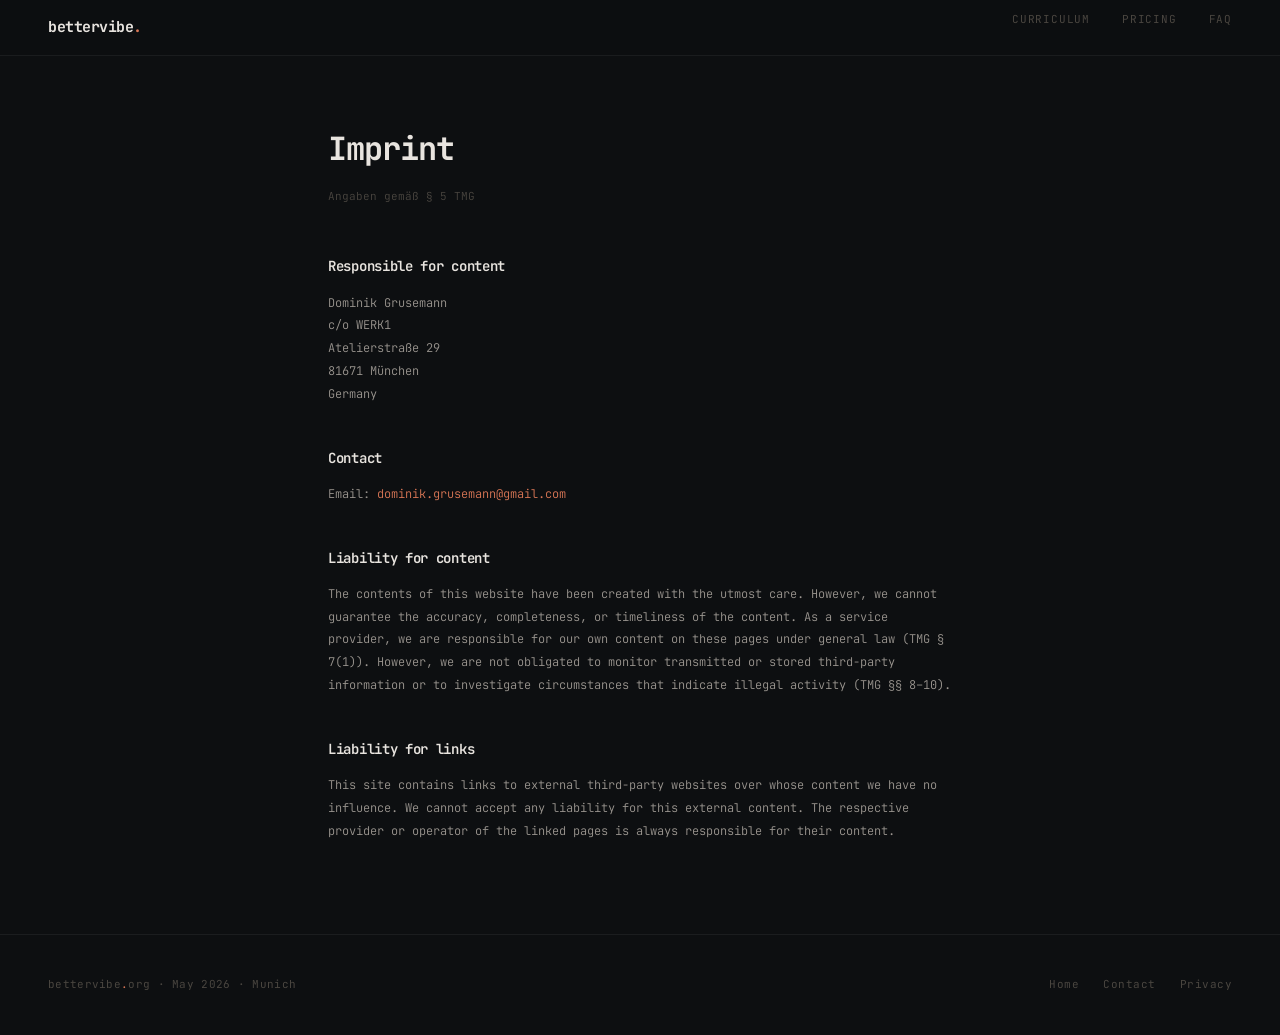
<file: imprint.html>
<!DOCTYPE html>
<html lang="en">
<head>
<meta charset="UTF-8">
<meta name="viewport" content="width=device-width, initial-scale=1.0">
<title>Imprint — bettervibe</title>
<meta name="robots" content="noindex">
<link rel="icon" type="image/svg+xml" href="/public/favicon.svg">
<link rel="icon" type="image/png" sizes="32x32" href="/public/favicon-32x32.png">
<link rel="icon" type="image/png" sizes="16x16" href="/public/favicon-16x16.png">
<link rel="apple-touch-icon" sizes="180x180" href="/public/apple-touch-icon.png">
<meta name="theme-color" content="#0D0F11">
<style>
  @font-face {
    font-family: 'JetBrains Mono';
    font-style: normal;
    font-weight: 300 700;
    font-display: swap;
    src: url(/public/fonts/jetbrains-mono-latin-ext.woff2) format('woff2');
    unicode-range: U+0100-02BA, U+02BD-02C5, U+02C7-02CC, U+02CE-02D7, U+02DD-02FF, U+0304, U+0308, U+0329, U+1D00-1DBF, U+1E00-1E9F, U+1EF2-1EFF, U+2020, U+20A0-20AB, U+20AD-20C0, U+2113, U+2C60-2C7F, U+A720-A7FF;
  }
  @font-face {
    font-family: 'JetBrains Mono';
    font-style: normal;
    font-weight: 300 700;
    font-display: swap;
    src: url(/public/fonts/jetbrains-mono-latin.woff2) format('woff2');
    unicode-range: U+0000-00FF, U+0131, U+0152-0153, U+02BB-02BC, U+02C6, U+02DA, U+02DC, U+0304, U+0308, U+0329, U+2000-206F, U+20AC, U+2122, U+2191, U+2193, U+2212, U+2215, U+FEFF, U+FFFD;
  }
  :root {
    --bg-primary: #0D0F11;
    --bg-secondary: #141719;
    --bg-card: #1E2227;
    --amber: #DA7756;
    --amber-dim: #C4623E;
    --text-primary: #E8E4DF;
    --text-secondary: #9B9690;
    --text-tertiary: #6B6660;
    --text-muted: #4A4640;
    --border: rgba(255,255,255,0.06);
    --border-strong: rgba(255,255,255,0.12);
    --radius: 8px;
    --ease: cubic-bezier(0.22, 1, 0.36, 1);
  }

  *, *::before, *::after { margin: 0; padding: 0; box-sizing: border-box; }

  body {
    font-family: 'JetBrains Mono', monospace;
    background: var(--bg-primary); color: var(--text-secondary);
    -webkit-font-smoothing: antialiased;
    line-height: 1.8;
  }

  a { color: var(--amber); text-decoration: none; transition: color 0.2s; }
  a:hover { color: #E8956F; }

  nav {
    position: fixed; top: 0; left: 0; right: 0; z-index: 100;
    height: 56px; display: flex; align-items: center; justify-content: space-between;
    padding: 0 48px;
    background: rgba(13, 15, 17, 0.85); backdrop-filter: blur(12px);
    border-bottom: 1px solid var(--border);
  }

  .nav-logo {
    font-size: 15px; font-weight: 700; color: var(--text-primary);
    letter-spacing: -0.5px; text-decoration: none;
  }
  .nav-logo .dot { color: var(--amber); }

  .nav-links {
    display: flex; gap: 32px; list-style: none; align-items: center;
  }
  .nav-links a {
    font-size: 11px; font-weight: 400; letter-spacing: 0.8px; text-transform: uppercase;
    color: var(--text-muted); text-decoration: none; transition: color 0.2s;
  }
  .nav-links a:hover { color: var(--text-primary); }

  .content {
    max-width: 720px; margin: 0 auto;
    padding: 120px 48px 80px;
  }

  h1 {
    font-size: clamp(24px, 3vw, 32px); font-weight: 700;
    color: var(--text-primary); letter-spacing: -1px;
    margin-bottom: 8px;
  }

  .subtitle {
    font-size: 11px; color: var(--text-muted); margin-bottom: 48px;
  }

  h2 {
    font-size: 14px; font-weight: 600; color: var(--text-primary);
    letter-spacing: -0.3px; margin-top: 40px; margin-bottom: 12px;
  }

  p, li {
    font-size: 12px; color: var(--text-secondary); font-weight: 300;
    line-height: 1.9; margin-bottom: 12px;
  }

  ul { padding-left: 20px; margin-bottom: 12px; }
  li { margin-bottom: 4px; }

  footer {
    padding: 40px 48px;
    border-top: 1px solid var(--border);
    display: flex; justify-content: space-between; align-items: center;
    flex-wrap: wrap; gap: 16px;
  }

  .footer-left {
    font-size: 11px; color: var(--text-muted); letter-spacing: 0.3px;
  }
  .footer-left .dot { color: var(--amber); }

  .footer-legal {
    display: flex; gap: 24px;
  }
  .footer-legal a {
    font-size: 11px; color: var(--text-muted); text-decoration: none;
    letter-spacing: 0.5px; transition: color 0.2s;
  }
  .footer-legal a:hover { color: var(--amber); }

  @media (max-width: 900px) {
    nav { padding: 0 24px; }
    .nav-links li:not(:last-child) { display: none; }
    .content { padding: 100px 24px 60px; }
    footer { padding: 32px 24px; flex-direction: column; align-items: flex-start; }
  }

  @media (max-width: 480px) {
    nav { padding: 0 16px; }
    .content { padding: 80px 16px 48px; }
    footer { padding: 24px 16px; }
  }
</style>
</head>
<body>

<nav>
  <a href="/" class="nav-logo">bettervibe<span class="dot">.</span></a>
  <ul class="nav-links">
    <li><a href="/#curriculum">Curriculum</a></li>
    <li><a href="/#pricing">Pricing</a></li>
    <li><a href="/#faq">FAQ</a></li>
  </ul>
</nav>

<main class="content">
  <h1>Imprint</h1>
  <p class="subtitle">Angaben gem&auml;&szlig; &sect; 5 TMG</p>

  <h2>Responsible for content</h2>
  <p>
    Dominik Grusemann<br>
    c/o WERK1<br>
    Atelierstra&szlig;e 29<br>
    81671 M&uuml;nchen<br>
    Germany
  </p>

  <h2>Contact</h2>
  <p>
    Email: <a href="mailto:dominik.grusemann@gmail.com">dominik.grusemann@gmail.com</a>
  </p>

  <h2>Liability for content</h2>
  <p>
    The contents of this website have been created with the utmost care. However, we cannot guarantee the accuracy, completeness, or timeliness of the content. As a service provider, we are responsible for our own content on these pages under general law (TMG &sect; 7(1)). However, we are not obligated to monitor transmitted or stored third-party information or to investigate circumstances that indicate illegal activity (TMG &sect;&sect; 8&ndash;10).
  </p>

  <h2>Liability for links</h2>
  <p>
    This site contains links to external third-party websites over whose content we have no influence. We cannot accept any liability for this external content. The respective provider or operator of the linked pages is always responsible for their content.
  </p>
</main>

<footer>
  <div class="footer-left">bettervibe<span class="dot">.</span>org &middot; May 2026 &middot; Munich</div>
  <div class="footer-legal">
    <a href="/">Home</a>
    <a href="mailto:dominik.grusemann@gmail.com">Contact</a>
    <a href="/privacy.html">Privacy</a>
  </div>
</footer>

</body>
</html>
</file>
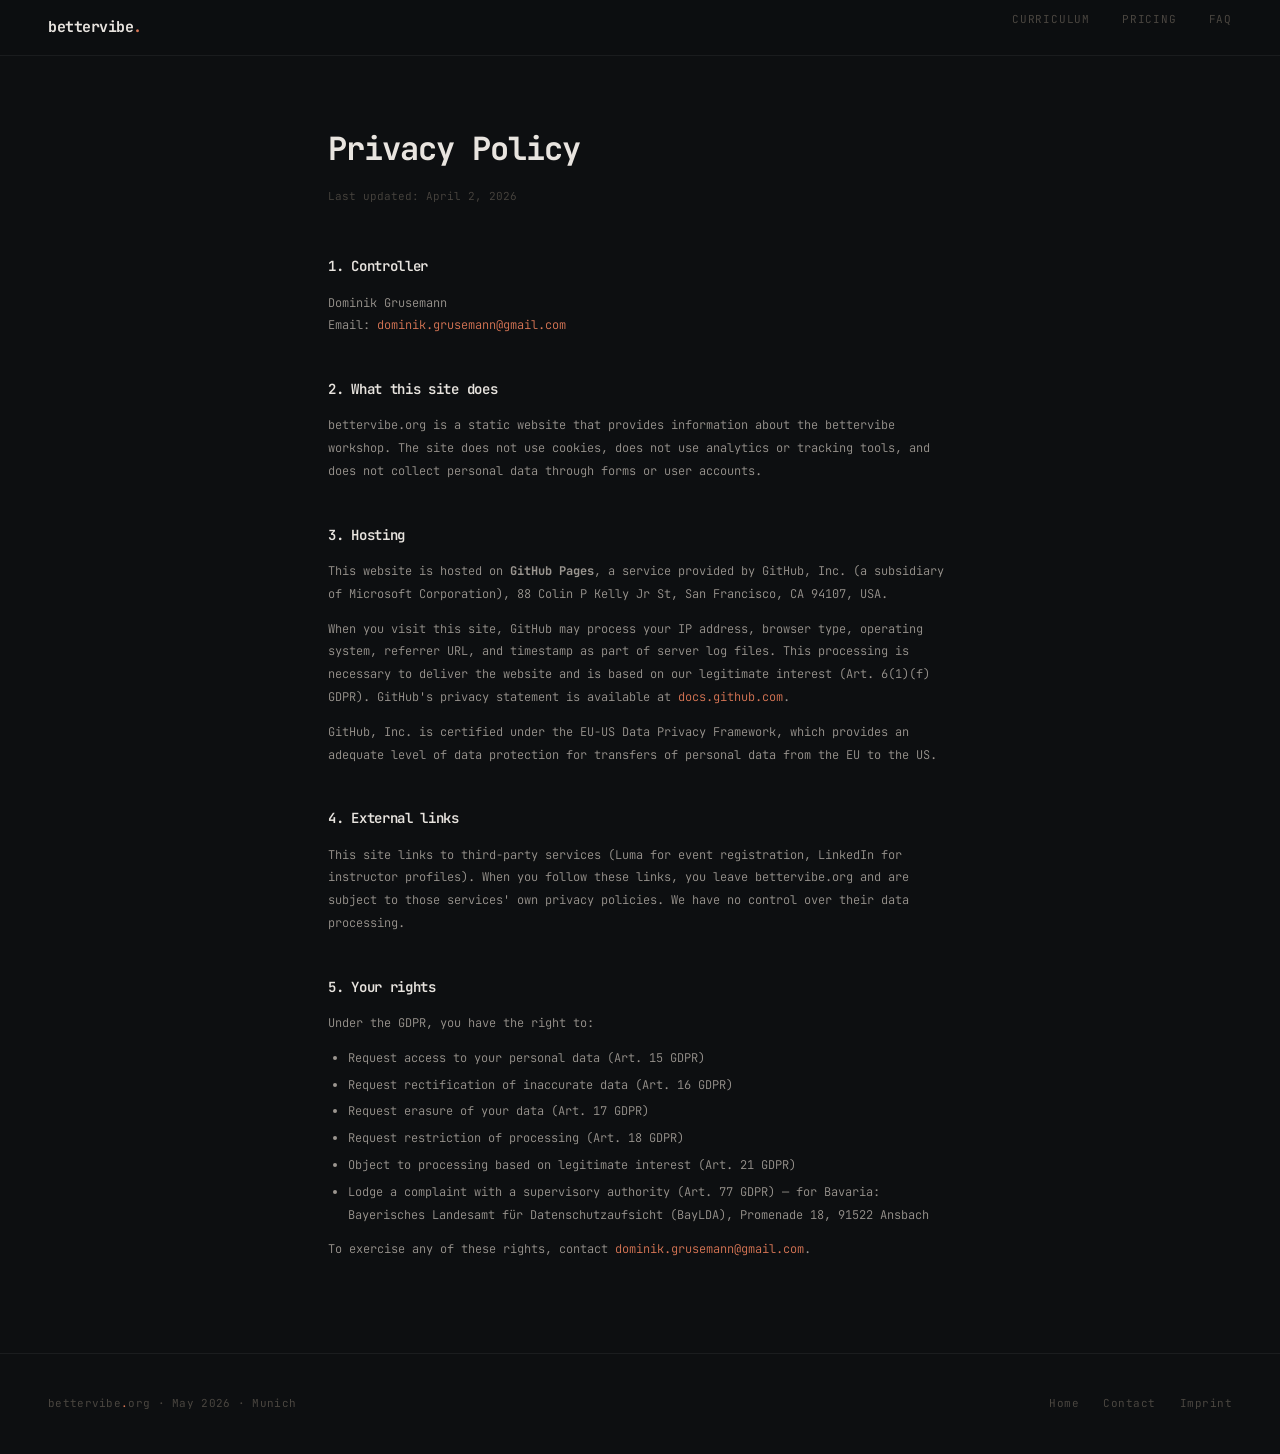
<file: privacy.html>
<!DOCTYPE html>
<html lang="en">
<head>
<meta charset="UTF-8">
<meta name="viewport" content="width=device-width, initial-scale=1.0">
<title>Privacy Policy — bettervibe</title>
<meta name="robots" content="noindex">
<link rel="icon" type="image/svg+xml" href="/public/favicon.svg">
<link rel="icon" type="image/png" sizes="32x32" href="/public/favicon-32x32.png">
<link rel="icon" type="image/png" sizes="16x16" href="/public/favicon-16x16.png">
<link rel="apple-touch-icon" sizes="180x180" href="/public/apple-touch-icon.png">
<meta name="theme-color" content="#0D0F11">
<style>
  @font-face {
    font-family: 'JetBrains Mono';
    font-style: normal;
    font-weight: 300 700;
    font-display: swap;
    src: url(/public/fonts/jetbrains-mono-latin-ext.woff2) format('woff2');
    unicode-range: U+0100-02BA, U+02BD-02C5, U+02C7-02CC, U+02CE-02D7, U+02DD-02FF, U+0304, U+0308, U+0329, U+1D00-1DBF, U+1E00-1E9F, U+1EF2-1EFF, U+2020, U+20A0-20AB, U+20AD-20C0, U+2113, U+2C60-2C7F, U+A720-A7FF;
  }
  @font-face {
    font-family: 'JetBrains Mono';
    font-style: normal;
    font-weight: 300 700;
    font-display: swap;
    src: url(/public/fonts/jetbrains-mono-latin.woff2) format('woff2');
    unicode-range: U+0000-00FF, U+0131, U+0152-0153, U+02BB-02BC, U+02C6, U+02DA, U+02DC, U+0304, U+0308, U+0329, U+2000-206F, U+20AC, U+2122, U+2191, U+2193, U+2212, U+2215, U+FEFF, U+FFFD;
  }
  :root {
    --bg-primary: #0D0F11;
    --bg-secondary: #141719;
    --bg-card: #1E2227;
    --amber: #DA7756;
    --amber-dim: #C4623E;
    --text-primary: #E8E4DF;
    --text-secondary: #9B9690;
    --text-tertiary: #6B6660;
    --text-muted: #4A4640;
    --border: rgba(255,255,255,0.06);
    --border-strong: rgba(255,255,255,0.12);
    --radius: 8px;
    --ease: cubic-bezier(0.22, 1, 0.36, 1);
  }

  *, *::before, *::after { margin: 0; padding: 0; box-sizing: border-box; }

  body {
    font-family: 'JetBrains Mono', monospace;
    background: var(--bg-primary); color: var(--text-secondary);
    -webkit-font-smoothing: antialiased;
    line-height: 1.8;
  }

  a { color: var(--amber); text-decoration: none; transition: color 0.2s; }
  a:hover { color: #E8956F; }

  nav {
    position: fixed; top: 0; left: 0; right: 0; z-index: 100;
    height: 56px; display: flex; align-items: center; justify-content: space-between;
    padding: 0 48px;
    background: rgba(13, 15, 17, 0.85); backdrop-filter: blur(12px);
    border-bottom: 1px solid var(--border);
  }

  .nav-logo {
    font-size: 15px; font-weight: 700; color: var(--text-primary);
    letter-spacing: -0.5px; text-decoration: none;
  }
  .nav-logo .dot { color: var(--amber); }

  .nav-links {
    display: flex; gap: 32px; list-style: none; align-items: center;
  }
  .nav-links a {
    font-size: 11px; font-weight: 400; letter-spacing: 0.8px; text-transform: uppercase;
    color: var(--text-muted); text-decoration: none; transition: color 0.2s;
  }
  .nav-links a:hover { color: var(--text-primary); }

  .content {
    max-width: 720px; margin: 0 auto;
    padding: 120px 48px 80px;
  }

  h1 {
    font-size: clamp(24px, 3vw, 32px); font-weight: 700;
    color: var(--text-primary); letter-spacing: -1px;
    margin-bottom: 8px;
  }

  .last-updated {
    font-size: 11px; color: var(--text-muted); margin-bottom: 48px;
  }

  h2 {
    font-size: 14px; font-weight: 600; color: var(--text-primary);
    letter-spacing: -0.3px; margin-top: 40px; margin-bottom: 12px;
  }

  p, li {
    font-size: 12px; color: var(--text-secondary); font-weight: 300;
    line-height: 1.9; margin-bottom: 12px;
  }

  ul { padding-left: 20px; margin-bottom: 12px; }
  li { margin-bottom: 4px; }

  footer {
    padding: 40px 48px;
    border-top: 1px solid var(--border);
    display: flex; justify-content: space-between; align-items: center;
    flex-wrap: wrap; gap: 16px;
  }

  .footer-left {
    font-size: 11px; color: var(--text-muted); letter-spacing: 0.3px;
  }
  .footer-left .dot { color: var(--amber); }

  .footer-legal {
    display: flex; gap: 24px;
  }
  .footer-legal a {
    font-size: 11px; color: var(--text-muted); text-decoration: none;
    letter-spacing: 0.5px; transition: color 0.2s;
  }
  .footer-legal a:hover { color: var(--amber); }

  @media (max-width: 900px) {
    nav { padding: 0 24px; }
    .nav-links li:not(:last-child) { display: none; }
    .content { padding: 100px 24px 60px; }
    footer { padding: 32px 24px; flex-direction: column; align-items: flex-start; }
  }

  @media (max-width: 480px) {
    nav { padding: 0 16px; }
    .content { padding: 80px 16px 48px; }
    footer { padding: 24px 16px; }
  }
</style>
</head>
<body>

<nav>
  <a href="/" class="nav-logo">bettervibe<span class="dot">.</span></a>
  <ul class="nav-links">
    <li><a href="/#curriculum">Curriculum</a></li>
    <li><a href="/#pricing">Pricing</a></li>
    <li><a href="/#faq">FAQ</a></li>
  </ul>
</nav>

<main class="content">
  <h1>Privacy Policy</h1>
  <p class="last-updated">Last updated: April 2, 2026</p>

  <h2>1. Controller</h2>
  <p>
    Dominik Grusemann<br>
    Email: <a href="mailto:dominik.grusemann@gmail.com">dominik.grusemann@gmail.com</a>
  </p>

  <h2>2. What this site does</h2>
  <p>
    bettervibe.org is a static website that provides information about the bettervibe workshop. The site does not use cookies, does not use analytics or tracking tools, and does not collect personal data through forms or user accounts.
  </p>

  <h2>3. Hosting</h2>
  <p>
    This website is hosted on <strong>GitHub Pages</strong>, a service provided by GitHub, Inc. (a subsidiary of Microsoft Corporation), 88 Colin P Kelly Jr St, San Francisco, CA 94107, USA.
  </p>
  <p>
    When you visit this site, GitHub may process your IP address, browser type, operating system, referrer URL, and timestamp as part of server log files. This processing is necessary to deliver the website and is based on our legitimate interest (Art. 6(1)(f) GDPR). GitHub's privacy statement is available at <a href="https://docs.github.com/en/site-policy/privacy-policies/github-general-privacy-statement">docs.github.com</a>.
  </p>
  <p>
    GitHub, Inc. is certified under the EU-US Data Privacy Framework, which provides an adequate level of data protection for transfers of personal data from the EU to the US.
  </p>

  <h2>4. External links</h2>
  <p>
    This site links to third-party services (Luma for event registration, LinkedIn for instructor profiles). When you follow these links, you leave bettervibe.org and are subject to those services' own privacy policies. We have no control over their data processing.
  </p>

  <h2>5. Your rights</h2>
  <p>Under the GDPR, you have the right to:</p>
  <ul>
    <li>Request access to your personal data (Art. 15 GDPR)</li>
    <li>Request rectification of inaccurate data (Art. 16 GDPR)</li>
    <li>Request erasure of your data (Art. 17 GDPR)</li>
    <li>Request restriction of processing (Art. 18 GDPR)</li>
    <li>Object to processing based on legitimate interest (Art. 21 GDPR)</li>
    <li>Lodge a complaint with a supervisory authority (Art. 77 GDPR) — for Bavaria: Bayerisches Landesamt f&uuml;r Datenschutzaufsicht (BayLDA), Promenade 18, 91522 Ansbach</li>
  </ul>
  <p>To exercise any of these rights, contact <a href="mailto:dominik.grusemann@gmail.com">dominik.grusemann@gmail.com</a>.</p>
</main>

<footer>
  <div class="footer-left">bettervibe<span class="dot">.</span>org &middot; May 2026 &middot; Munich</div>
  <div class="footer-legal">
    <a href="/">Home</a>
    <a href="mailto:dominik.grusemann@gmail.com">Contact</a>
    <a href="/imprint.html">Imprint</a>
  </div>
</footer>

</body>
</html>
</file>
